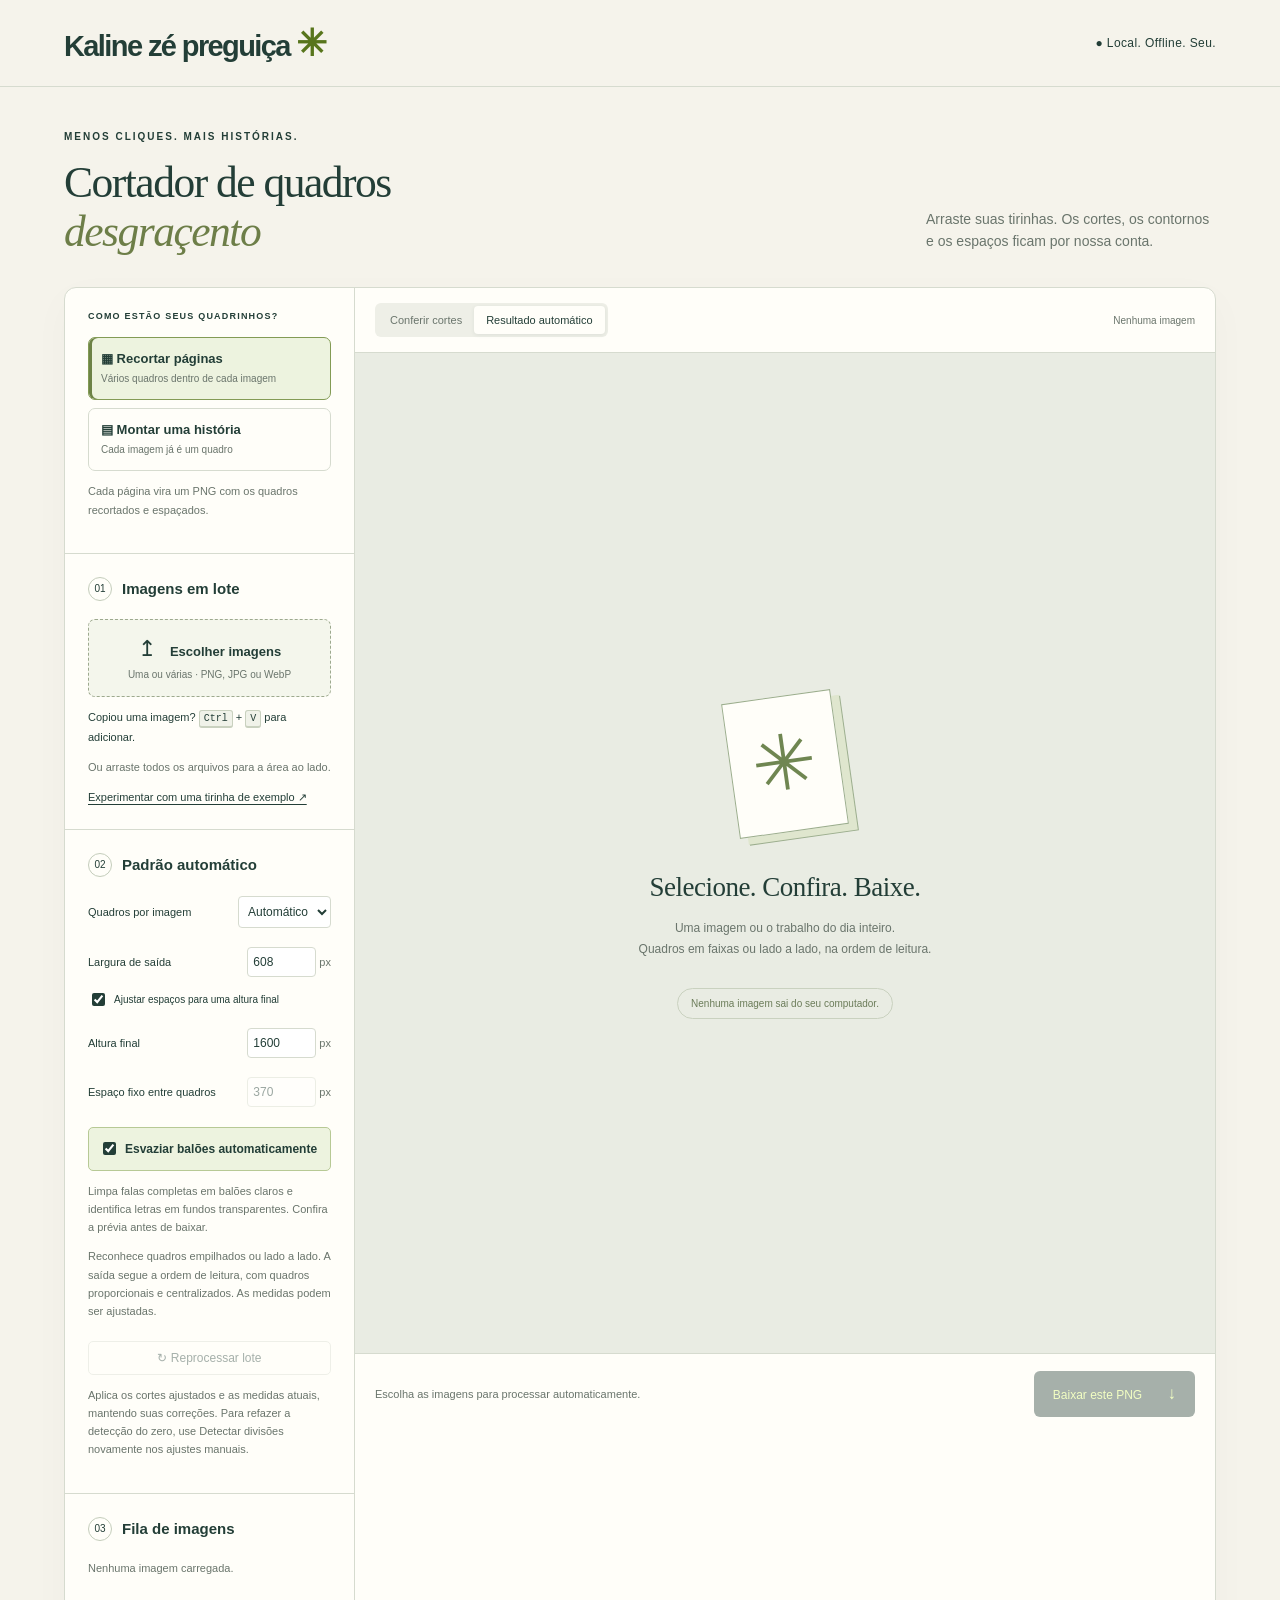
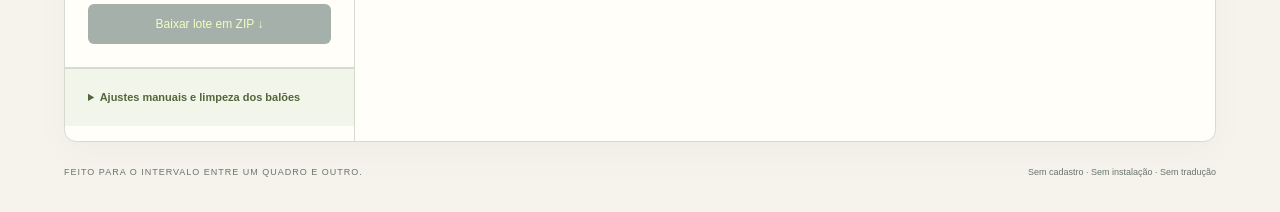
<file: index.html>
<!doctype html>
<html lang="pt-BR">
<head>
  <meta charset="utf-8">
  <meta name="viewport" content="width=device-width, initial-scale=1">
  <title>Entrequadros — tirinhas em lote</title>
  <link rel="stylesheet" href="style.css">
  <script src="automation.js" defer></script>
  <script src="balloon-cleaner.js" defer></script>
  <script src="story.js" defer></script>
  <script src="app.js" defer></script>
</head>
<body>
  <header><a class="brand" href="./index.html">Kaline zé preguiça<span>✳</span></a><span class="local">● Local. Offline. Seu.</span></header>
  <main>
    <section class="intro"><p class="eyebrow">MENOS CLIQUES. MAIS HISTÓRIAS.</p><h1>Cortador de quadros<br><em>desgraçento</em></h1><p>Arraste suas tirinhas. Os cortes, os contornos e os espaços ficam por nossa conta.</p></section>
    <div class="workspace">
      <aside>
        <section class="control-section mode-section" aria-label="Modo de trabalho">
          <p class="eyebrow">COMO ESTÃO SEUS QUADRINHOS?</p>
          <div class="mode-picker">
            <button id="pagesMode" class="mode-card selected" aria-pressed="true"><strong>▦ Recortar páginas</strong><small>Vários quadros dentro de cada imagem</small></button>
            <button id="storyMode" class="mode-card" aria-pressed="false"><strong>▤ Montar uma história</strong><small>Cada imagem já é um quadro</small></button>
          </div>
          <p id="modeHelp" class="hint">Cada página vira um PNG com os quadros recortados e espaçados.</p>
        </section>
        <section class="control-section"><div class="section-title"><span>01</span><h2>Imagens em lote</h2></div>
          <button class="upload" id="openFiles">↥ <span>Escolher imagens</span><small>Uma ou várias · PNG, JPG ou WebP</small></button><input id="file" type="file" accept="image/png,image/jpeg,image/webp" multiple hidden>
          <p class="paste-hint">Copiou uma imagem? <kbd>Ctrl</kbd> + <kbd>V</kbd> para adicionar.</p>
          <p id="fileInfo" class="muted">Ou arraste todos os arquivos para a área ao lado.</p>
          <button id="demo" class="text-button">Experimentar com uma tirinha de exemplo ↗</button>
        </section>
        <section class="control-section"><div class="section-title"><span>02</span><h2>Padrão automático</h2></div>
          <label class="field" for="count">Quadros por imagem <select id="count"><option value="0" selected>Automático</option><option value="2">2 quadros</option><option value="3">3 quadros</option><option value="4">4 quadros</option><option value="5">5 quadros</option><option value="6">6 quadros</option><option value="7">7 quadros</option><option value="8">8 quadros</option><option value="9">9 quadros</option><option value="10">10 quadros</option><option value="11">11 quadros</option><option value="12">12 quadros</option></select></label>
          <label class="field" for="width">Largura de saída <span><input id="width" type="number" min="100" max="12000" value="608"> px</span></label>
          <label class="check"><input id="fitHeight" type="checkbox" checked> Ajustar espaços para uma altura final</label>
          <label class="field" for="height">Altura final <span><input id="height" type="number" min="200" max="32000" value="1600"> px</span></label>
          <label class="field" for="gap">Espaço fixo entre quadros <span><input id="gap" type="number" min="0" max="4000" step="10" value="370" disabled> px</span></label>
          <label class="check cleanup-option"><input id="emptyBalloons" type="checkbox" checked> Esvaziar balões automaticamente</label>
          <p id="cleanupInfo" class="hint" role="status">Limpa falas completas em balões claros e identifica letras em fundos transparentes. Confira a prévia antes de baixar.</p>
          <p id="layoutHelp" class="hint">Reconhece quadros empilhados ou lado a lado. A saída segue a ordem de leitura, com quadros proporcionais e centralizados. As medidas podem ser ajustadas.</p>
          <button id="processAll" class="tool" disabled>↻ Reprocessar lote</button>
          <p id="processHelp" class="hint">Aplica os cortes ajustados e as medidas atuais, mantendo suas correções. Para refazer a detecção do zero, use Detectar divisões novamente nos ajustes manuais.</p>
        </section>
        <section class="control-section"><div class="section-title"><span>03</span><h2 id="queueTitle">Fila de imagens</h2></div><p id="batchInfo" class="hint" role="status">Nenhuma imagem carregada.</p><div id="queue" class="queue"></div><button id="clearStory" class="text-button" hidden>Começar outra história</button><button id="downloadZip" class="primary zip" disabled>Baixar lote em ZIP ↓</button><button id="cancelBatch" class="text-button" hidden>Parar após esta imagem</button></section>
        <details class="advanced"><summary>Ajustes manuais e limpeza dos balões</summary>
        <fieldset id="editing" disabled>
          <section class="control-section">
            <button id="detect" class="tool">✳ Detectar divisões novamente</button>
            <button class="tool active" data-tool="cut">✂ Ajustar divisões</button>
            <p class="hint">Em faixas: clique para acrescentar, arraste para ajustar, Shift + clique cria pontos. Em layouts mistos: arraste a borda de cada quadro. Clique direito para remover.</p>
            <button class="tool" data-tool="panel">▭ Selecionar quadro</button>
            <button class="tool" data-tool="point">＋ Criar ou mover ponto</button>
          </section>
          <section class="control-section"><h2>Ajustar a limpeza</h2>
            <p class="hint">O original continua com texto. Se algum balão não for identificado, escolha a ferramenta abaixo e clique no fundo dele, perto das letras.</p>
            <button class="tool" data-tool="bubble">✳ Limpar um balão com um clique</button>
            <p class="hint">Para retoques, use uma seleção ou o pincel.</p>
            <div class="tool-grid"><button class="tool" data-tool="rectangle">▭ Retângulo</button><button class="tool" data-tool="ellipse">◯ Elipse</button><button class="tool" data-tool="brush">✎ Pincel</button><button class="tool" data-tool="picker">⌾ Conta-gotas</button></div>
            <label class="field" for="color">Cor do preenchimento <input id="color" type="color" value="#ffffff"></label>
            <label class="check"><input id="autoColor" type="checkbox" checked> Captar a cor ao redor da seleção</label>
            <label class="field" for="size">Tamanho do pincel <span><input id="size" type="number" min="2" max="300" value="24"> px</span></label>
            <p class="hint">O preenchimento é de cor lisa. Degradês podem precisar de retoques.</p>
          </section>
          <section class="control-section actions"><button id="undo" class="secondary" disabled>↶ Desfazer</button><button id="reset" class="text-button">Restaurar original</button></section>
        </fieldset></details>
      </aside>
      <section class="editor-area">
        <div class="editor-top"><div class="tabs" role="group" aria-label="Visualização"><button id="editTab" aria-pressed="false">Conferir cortes</button><button id="previewTab" class="selected" aria-pressed="true">Resultado automático</button></div><span id="panelCount">Nenhuma imagem</span></div>
        <div id="stage" class="stage">
          <div id="empty"><div class="paper-stack"><span>✳</span></div><h2>Selecione. Confira. Baixe.</h2><p>Uma imagem ou o trabalho do dia inteiro.<br>Quadros em faixas ou lado a lado, na ordem de leitura.</p><span class="privacy">Nenhuma imagem sai do seu computador.</span></div>
          <canvas id="canvas" hidden aria-label="Prévia da tirinha. Use Conferir cortes para ajustar as divisões."></canvas>
        </div>
        <div class="editor-bottom"><p id="status" role="status" aria-live="polite">Escolha as imagens para processar automaticamente.</p><button id="export" class="primary" disabled>Baixar este PNG <span>↓</span></button></div>
      </section>
    </div>
    <footer>FEITO PARA O INTERVALO ENTRE UM QUADRO E OUTRO.<span>Sem cadastro · Sem instalação · Sem tradução</span></footer>
  </main>
</body>
</html>
</file>
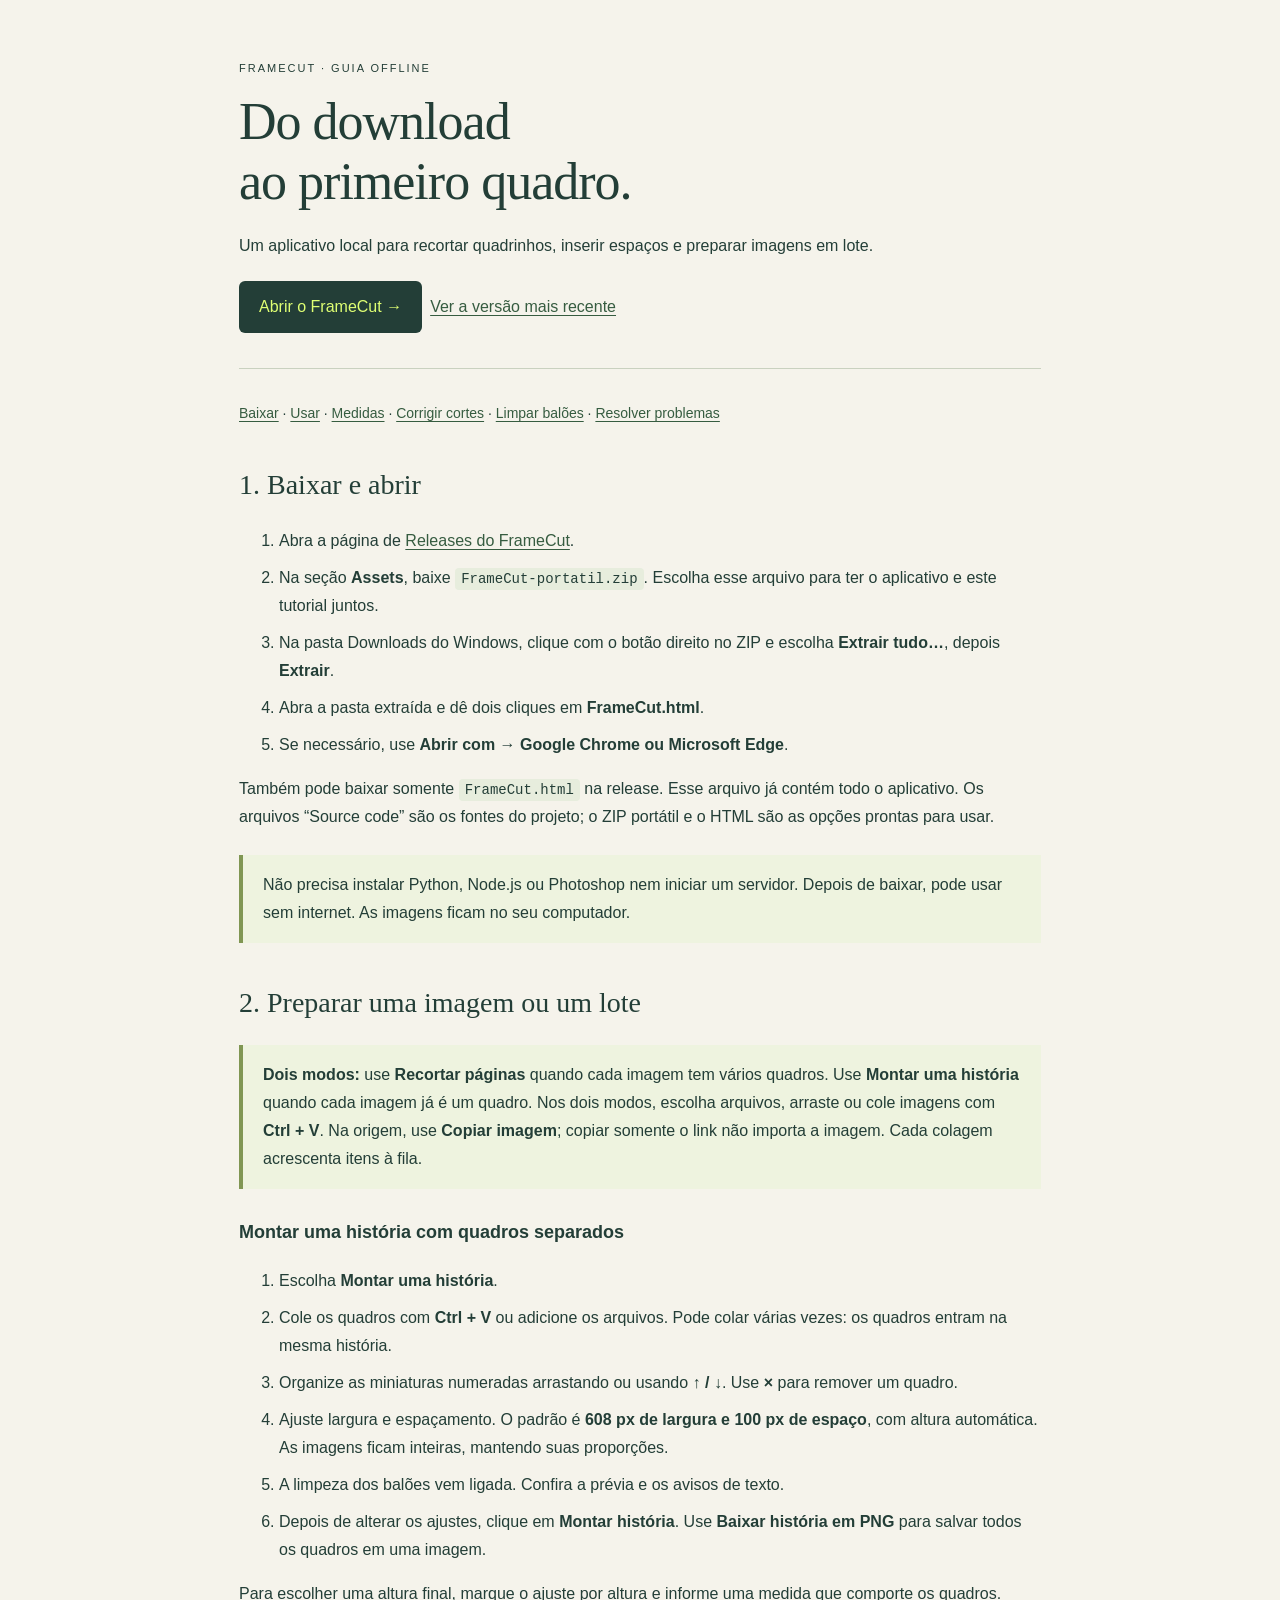
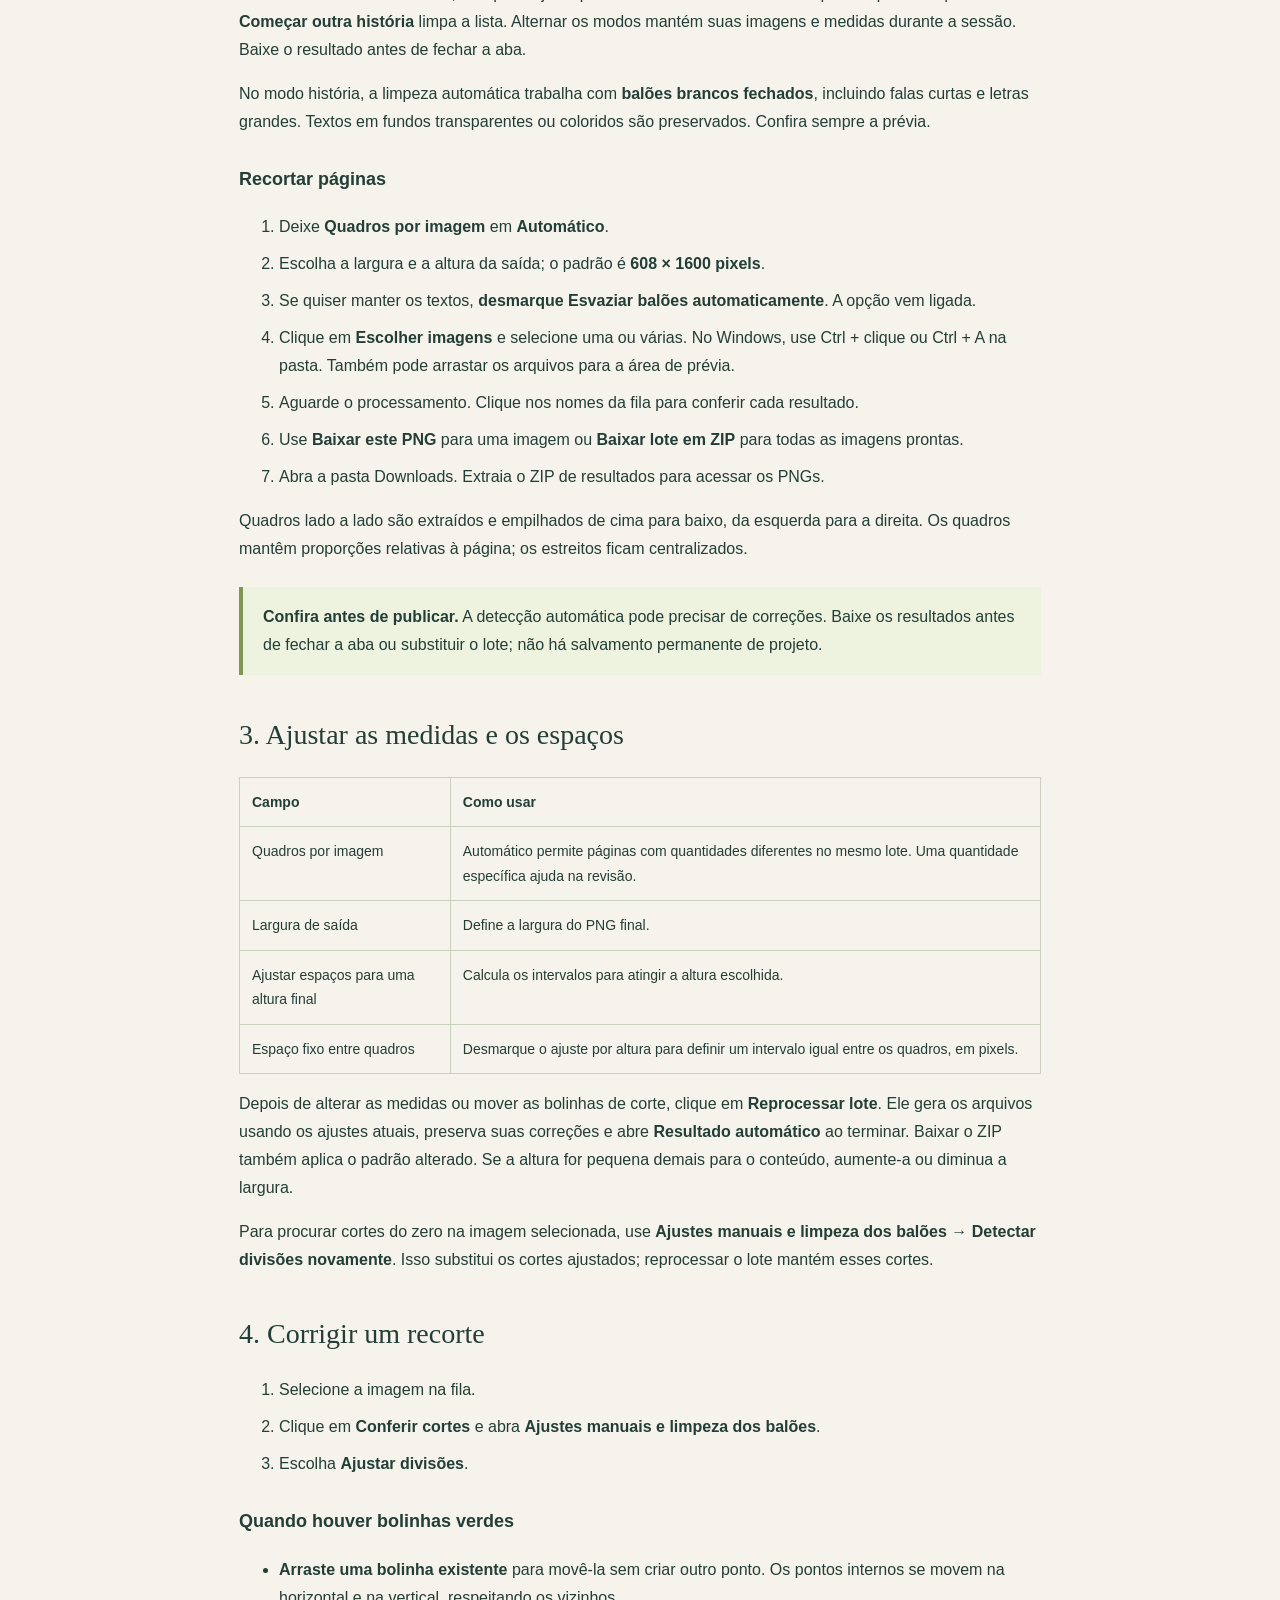
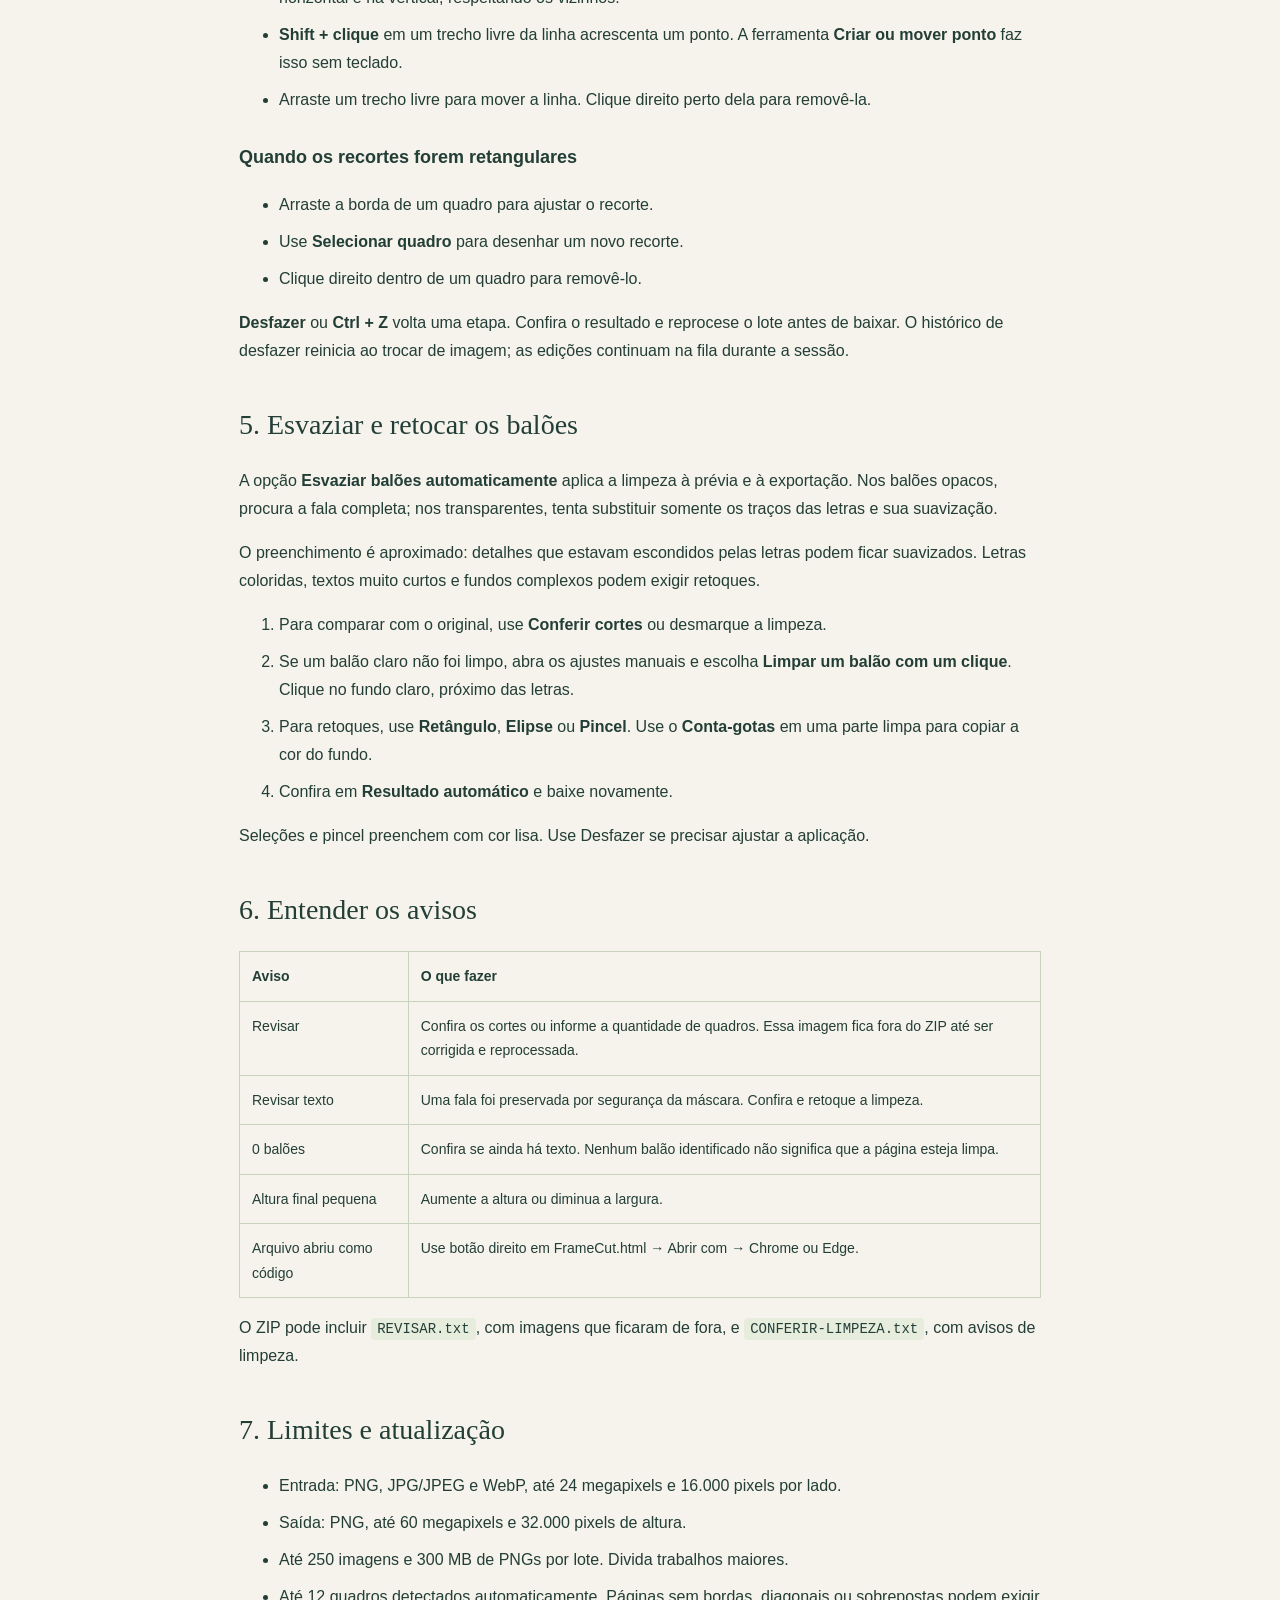
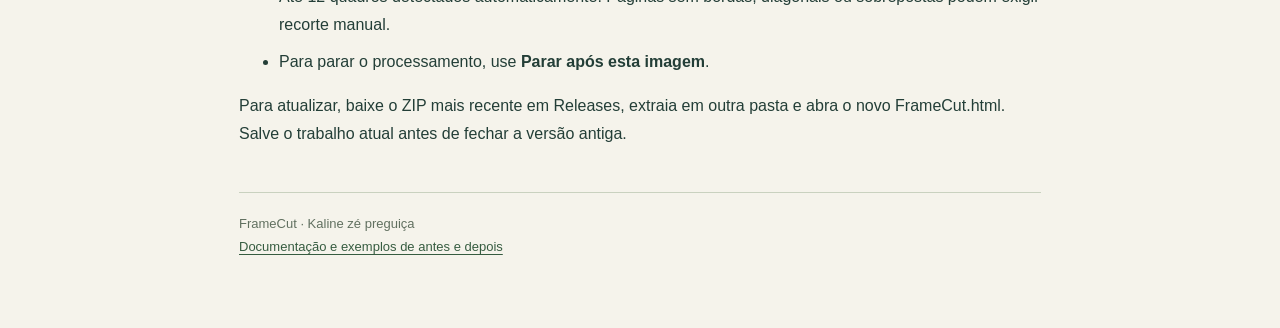
<file: docs/COMO-USAR.html>
<!doctype html>
<html lang="pt-BR">
<head>
<meta charset="utf-8">
<meta name="viewport" content="width=device-width,initial-scale=1">
<title>FrameCut — do download ao uso</title>
<style>
:root{color-scheme:light}*{box-sizing:border-box}body{margin:0;background:#f5f3eb;color:#233e37;font:16px/1.75 "Trebuchet MS",sans-serif}main{max-width:850px;margin:auto;padding:48px 24px 70px}header{border-bottom:1px solid #c9d1bf;padding-bottom:30px;margin-bottom:32px}.eyebrow{font-size:11px;letter-spacing:2px}h1{font:normal clamp(32px,6vw,52px)/1.15 Georgia,serif;letter-spacing:-1px;margin:14px 0 20px}h2{font:normal 28px/1.3 Georgia,serif;margin-top:42px}h3{font-size:18px;margin-top:28px}a{color:#365c40;text-underline-offset:3px}li{margin:9px 0}code{font:14px Consolas,monospace;background:#e7eddd;padding:3px 6px;border-radius:4px}.button{display:inline-block;padding:12px 20px;border-radius:6px;background:#233e37;color:#dfff73;text-decoration:none;margin:5px 8px 5px 0}.note{background:#eef3df;border-left:4px solid #809653;padding:16px 20px;margin:24px 0}table{width:100%;border-collapse:collapse;font-size:14px}td,th{padding:12px;border:1px solid #c9d1bf;text-align:left;vertical-align:top}nav{font-size:14px}footer{margin-top:44px;border-top:1px solid #c9d1bf;padding-top:20px;font-size:13px;color:#617060}@media(max-width:520px){main{padding:28px 18px}table{font-size:12px}td,th{padding:8px}}@media print{body{background:white}.button,nav{display:none}main{padding:0}h2{break-after:avoid}}
</style>
</head>
<body><main>
<header><p class="eyebrow">FRAMECUT · GUIA OFFLINE</p><h1>Do download<br>ao primeiro quadro.</h1><p>Um aplicativo local para recortar quadrinhos, inserir espaços e preparar imagens em lote.</p><a class="button" href="FrameCut.html">Abrir o FrameCut →</a><a href="https://github.com/NotOnepiecePlease/FrameCut/releases/latest">Ver a versão mais recente</a></header>
<nav><a href="#baixar">Baixar</a> · <a href="#usar">Usar</a> · <a href="#medidas">Medidas</a> · <a href="#cortes">Corrigir cortes</a> · <a href="#baloes">Limpar balões</a> · <a href="#problemas">Resolver problemas</a></nav>
<h2 id="baixar">1. Baixar e abrir</h2>
<ol><li>Abra a página de <a href="https://github.com/NotOnepiecePlease/FrameCut/releases/latest">Releases do FrameCut</a>.</li><li>Na seção <strong>Assets</strong>, baixe <code>FrameCut-portatil.zip</code>. Escolha esse arquivo para ter o aplicativo e este tutorial juntos.</li><li>Na pasta Downloads do Windows, clique com o botão direito no ZIP e escolha <strong>Extrair tudo…</strong>, depois <strong>Extrair</strong>.</li><li>Abra a pasta extraída e dê dois cliques em <strong>FrameCut.html</strong>.</li><li>Se necessário, use <strong>Abrir com → Google Chrome ou Microsoft Edge</strong>.</li></ol>
<p>Também pode baixar somente <code>FrameCut.html</code> na release. Esse arquivo já contém todo o aplicativo. Os arquivos “Source code” são os fontes do projeto; o ZIP portátil e o HTML são as opções prontas para usar.</p>
<div class="note">Não precisa instalar Python, Node.js ou Photoshop nem iniciar um servidor. Depois de baixar, pode usar sem internet. As imagens ficam no seu computador.</div>
<h2 id="usar">2. Preparar uma imagem ou um lote</h2>
<div class="note"><strong>Dois modos:</strong> use <strong>Recortar páginas</strong> quando cada imagem tem vários quadros. Use <strong>Montar uma história</strong> quando cada imagem já é um quadro. Nos dois modos, escolha arquivos, arraste ou cole imagens com <strong>Ctrl + V</strong>. Na origem, use <strong>Copiar imagem</strong>; copiar somente o link não importa a imagem. Cada colagem acrescenta itens à fila.</div>
<h3>Montar uma história com quadros separados</h3>
<ol><li>Escolha <strong>Montar uma história</strong>.</li><li>Cole os quadros com <strong>Ctrl + V</strong> ou adicione os arquivos. Pode colar várias vezes: os quadros entram na mesma história.</li><li>Organize as miniaturas numeradas arrastando ou usando <strong>↑ / ↓</strong>. Use <strong>×</strong> para remover um quadro.</li><li>Ajuste largura e espaçamento. O padrão é <strong>608 px de largura e 100 px de espaço</strong>, com altura automática. As imagens ficam inteiras, mantendo suas proporções.</li><li>A limpeza dos balões vem ligada. Confira a prévia e os avisos de texto.</li><li>Depois de alterar os ajustes, clique em <strong>Montar história</strong>. Use <strong>Baixar história em PNG</strong> para salvar todos os quadros em uma imagem.</li></ol>
<p>Para escolher uma altura final, marque o ajuste por altura e informe uma medida que comporte os quadros. <strong>Começar outra história</strong> limpa a lista. Alternar os modos mantém suas imagens e medidas durante a sessão. Baixe o resultado antes de fechar a aba.</p>
<p>No modo história, a limpeza automática trabalha com <strong>balões brancos fechados</strong>, incluindo falas curtas e letras grandes. Textos em fundos transparentes ou coloridos são preservados. Confira sempre a prévia.</p>
<h3>Recortar páginas</h3>
<ol><li>Deixe <strong>Quadros por imagem</strong> em <strong>Automático</strong>.</li><li>Escolha a largura e a altura da saída; o padrão é <strong>608 × 1600 pixels</strong>.</li><li>Se quiser manter os textos, <strong>desmarque Esvaziar balões automaticamente</strong>. A opção vem ligada.</li><li>Clique em <strong>Escolher imagens</strong> e selecione uma ou várias. No Windows, use Ctrl + clique ou Ctrl + A na pasta. Também pode arrastar os arquivos para a área de prévia.</li><li>Aguarde o processamento. Clique nos nomes da fila para conferir cada resultado.</li><li>Use <strong>Baixar este PNG</strong> para uma imagem ou <strong>Baixar lote em ZIP</strong> para todas as imagens prontas.</li><li>Abra a pasta Downloads. Extraia o ZIP de resultados para acessar os PNGs.</li></ol>
<p>Quadros lado a lado são extraídos e empilhados de cima para baixo, da esquerda para a direita. Os quadros mantêm proporções relativas à página; os estreitos ficam centralizados.</p>
<div class="note"><strong>Confira antes de publicar.</strong> A detecção automática pode precisar de correções. Baixe os resultados antes de fechar a aba ou substituir o lote; não há salvamento permanente de projeto.</div>
<h2 id="medidas">3. Ajustar as medidas e os espaços</h2>
<table><thead><tr><th>Campo</th><th>Como usar</th></tr></thead><tbody><tr><td>Quadros por imagem</td><td>Automático permite páginas com quantidades diferentes no mesmo lote. Uma quantidade específica ajuda na revisão.</td></tr><tr><td>Largura de saída</td><td>Define a largura do PNG final.</td></tr><tr><td>Ajustar espaços para uma altura final</td><td>Calcula os intervalos para atingir a altura escolhida.</td></tr><tr><td>Espaço fixo entre quadros</td><td>Desmarque o ajuste por altura para definir um intervalo igual entre os quadros, em pixels.</td></tr></tbody></table>
<p>Depois de alterar as medidas ou mover as bolinhas de corte, clique em <strong>Reprocessar lote</strong>. Ele gera os arquivos usando os ajustes atuais, preserva suas correções e abre <strong>Resultado automático</strong> ao terminar. Baixar o ZIP também aplica o padrão alterado. Se a altura for pequena demais para o conteúdo, aumente-a ou diminua a largura.</p>
<p>Para procurar cortes do zero na imagem selecionada, use <strong>Ajustes manuais e limpeza dos balões → Detectar divisões novamente</strong>. Isso substitui os cortes ajustados; reprocessar o lote mantém esses cortes.</p>
<h2 id="cortes">4. Corrigir um recorte</h2>
<ol><li>Selecione a imagem na fila.</li><li>Clique em <strong>Conferir cortes</strong> e abra <strong>Ajustes manuais e limpeza dos balões</strong>.</li><li>Escolha <strong>Ajustar divisões</strong>.</li></ol>
<h3>Quando houver bolinhas verdes</h3><ul><li><strong>Arraste uma bolinha existente</strong> para movê-la sem criar outro ponto. Os pontos internos se movem na horizontal e na vertical, respeitando os vizinhos.</li><li><strong>Shift + clique</strong> em um trecho livre da linha acrescenta um ponto. A ferramenta <strong>Criar ou mover ponto</strong> faz isso sem teclado.</li><li>Arraste um trecho livre para mover a linha. Clique direito perto dela para removê-la.</li></ul>
<h3>Quando os recortes forem retangulares</h3><ul><li>Arraste a borda de um quadro para ajustar o recorte.</li><li>Use <strong>Selecionar quadro</strong> para desenhar um novo recorte.</li><li>Clique direito dentro de um quadro para removê-lo.</li></ul>
<p><strong>Desfazer</strong> ou <strong>Ctrl + Z</strong> volta uma etapa. Confira o resultado e reprocese o lote antes de baixar. O histórico de desfazer reinicia ao trocar de imagem; as edições continuam na fila durante a sessão.</p>
<h2 id="baloes">5. Esvaziar e retocar os balões</h2>
<p>A opção <strong>Esvaziar balões automaticamente</strong> aplica a limpeza à prévia e à exportação. Nos balões opacos, procura a fala completa; nos transparentes, tenta substituir somente os traços das letras e sua suavização.</p>
<p>O preenchimento é aproximado: detalhes que estavam escondidos pelas letras podem ficar suavizados. Letras coloridas, textos muito curtos e fundos complexos podem exigir retoques.</p>
<ol><li>Para comparar com o original, use <strong>Conferir cortes</strong> ou desmarque a limpeza.</li><li>Se um balão claro não foi limpo, abra os ajustes manuais e escolha <strong>Limpar um balão com um clique</strong>. Clique no fundo claro, próximo das letras.</li><li>Para retoques, use <strong>Retângulo</strong>, <strong>Elipse</strong> ou <strong>Pincel</strong>. Use o <strong>Conta-gotas</strong> em uma parte limpa para copiar a cor do fundo.</li><li>Confira em <strong>Resultado automático</strong> e baixe novamente.</li></ol>
<p>Seleções e pincel preenchem com cor lisa. Use Desfazer se precisar ajustar a aplicação.</p>
<h2 id="problemas">6. Entender os avisos</h2>
<table><thead><tr><th>Aviso</th><th>O que fazer</th></tr></thead><tbody><tr><td>Revisar</td><td>Confira os cortes ou informe a quantidade de quadros. Essa imagem fica fora do ZIP até ser corrigida e reprocessada.</td></tr><tr><td>Revisar texto</td><td>Uma fala foi preservada por segurança da máscara. Confira e retoque a limpeza.</td></tr><tr><td>0 balões</td><td>Confira se ainda há texto. Nenhum balão identificado não significa que a página esteja limpa.</td></tr><tr><td>Altura final pequena</td><td>Aumente a altura ou diminua a largura.</td></tr><tr><td>Arquivo abriu como código</td><td>Use botão direito em FrameCut.html → Abrir com → Chrome ou Edge.</td></tr></tbody></table>
<p>O ZIP pode incluir <code>REVISAR.txt</code>, com imagens que ficaram de fora, e <code>CONFERIR-LIMPEZA.txt</code>, com avisos de limpeza.</p>
<h2>7. Limites e atualização</h2>
<ul><li>Entrada: PNG, JPG/JPEG e WebP, até 24 megapixels e 16.000 pixels por lado.</li><li>Saída: PNG, até 60 megapixels e 32.000 pixels de altura.</li><li>Até 250 imagens e 300 MB de PNGs por lote. Divida trabalhos maiores.</li><li>Até 12 quadros detectados automaticamente. Páginas sem bordas, diagonais ou sobrepostas podem exigir recorte manual.</li><li>Para parar o processamento, use <strong>Parar após esta imagem</strong>.</li></ul>
<p>Para atualizar, baixe o ZIP mais recente em Releases, extraia em outra pasta e abra o novo FrameCut.html. Salve o trabalho atual antes de fechar a versão antiga.</p>
<footer>FrameCut · Kaline zé preguiça<br><a href="https://github.com/NotOnepiecePlease/FrameCut#readme">Documentação e exemplos de antes e depois</a></footer>
</main></body></html>
</file>
<file: style.css>
:root{--paper:#f5f3eb;--ink:#233e37;--muted:#6a756c;--line:#d6dbcf;--accent:#dfff73;--white:#fffef9}*{box-sizing:border-box}body{margin:0;background:var(--paper);color:var(--ink);font-family:"Trebuchet MS",sans-serif}button,input,summary{font:inherit}button,label.upload,summary{cursor:pointer}button{transition:background .15s,transform .15s}button:focus-visible,input:focus-visible,label.upload:focus-within,summary:focus-visible{outline:3px solid #628b16;outline-offset:3px}button:disabled{opacity:.4;cursor:not-allowed}header{height:87px;border-bottom:1px solid var(--line);display:flex;align-items:center;justify-content:space-between;padding:0 5vw}.brand{font-size:29px;font-weight:bold;letter-spacing:-1.6px;text-decoration:none;color:var(--ink)}.brand span{color:#58751c;font-size:37px;margin-left:6px}.local{font-size:12px;letter-spacing:.4px}main{max-width:1550px;margin:auto;padding:44px 5vw 0}.eyebrow{font-size:10px;font-weight:bold;letter-spacing:2px;margin:0 0 16px}.intro{padding-bottom:32px;position:relative}.intro h1{font-family:Georgia,serif;font-size:clamp(32px,3.4vw,52px);font-weight:normal;letter-spacing:-1.5px;line-height:1.12;margin:0}.intro h1 em{font-weight:normal;color:#6d7e48}.intro>p:last-child{font-size:14px;line-height:1.6;color:var(--muted);max-width:400px;margin:17px 0 0}.workspace{display:grid;grid-template-columns:290px minmax(0,1fr);border:1px solid var(--line);border-radius:12px;overflow:hidden;background:var(--white);box-shadow:0 12px 40px #233e3707}aside{border-right:1px solid var(--line)}.control-section{padding:23px;border-bottom:1px solid var(--line)}.section-title{display:flex;gap:10px;align-items:center;margin-bottom:18px}.section-title>span{font-size:10px;border:1px solid #c4cdbb;border-radius:50%;width:24px;height:24px;display:grid;place-items:center}h2{font-size:15px;margin:0}.upload{display:block;text-align:center;padding:16px;border:1px dashed #9da98e;border-radius:7px;font-size:22px;background:#f4f6ec}.upload span{font-size:13px;font-weight:bold;margin-left:8px}.upload small{display:block;font-size:10px;color:var(--muted);margin-top:7px}.muted,.hint{font-size:11px;color:var(--muted);line-height:1.65}.muted{overflow-wrap:anywhere}.text-button{padding:0;border:0;background:none;color:var(--ink);font-size:11px;line-height:1.5;text-align:left;text-decoration:underline;text-underline-offset:3px}fieldset{border:0;padding:0;margin:0;min-width:0}fieldset:disabled{opacity:.5}.tool{background:transparent;border:1px solid var(--line);border-radius:5px;padding:9px 8px;color:var(--ink);font-size:12px;width:100%;text-align:left}.tool.active{background:#eaf1d9;border-color:#96a777}.tool-grid{display:grid;grid-template-columns:1fr 1fr;gap:7px}.field{display:flex;justify-content:space-between;align-items:center;font-size:11px;gap:8px;margin-top:19px}.field span{white-space:nowrap;color:var(--muted)}input[type=number]{width:69px;border:1px solid var(--line);border-radius:4px;padding:7px 5px;background:white;color:var(--ink);font-size:12px}input[type=color]{padding:2px;border:1px solid var(--line);border-radius:4px;width:43px;height:30px;background:white}.check{display:flex;align-items:center;gap:6px;font-size:10px;margin-top:13px}.check input{accent-color:var(--ink)}summary{font-size:11px;color:#52663b;line-height:1.6}details{margin-bottom:15px}.actions{display:flex;align-items:center;justify-content:space-between;border-bottom:0}.secondary{background:white;border:1px solid var(--line);border-radius:5px;padding:8px 12px;color:var(--ink);font-size:12px}.editor-area{min-width:0;display:flex;flex-direction:column}.editor-top{padding:15px 20px;display:flex;justify-content:space-between;align-items:center;gap:10px;border-bottom:1px solid var(--line)}.tabs{display:flex;background:#eeefe7;border-radius:6px;padding:3px}.tabs button{border:0;background:none;color:var(--muted);padding:8px 12px;font-size:11px;border-radius:4px}.tabs button.selected{background:var(--white);box-shadow:0 1px 4px #233e3715;color:var(--ink)}#panelCount{font-size:10px;color:var(--muted)}.stage{flex:1;min-height:570px;padding:30px;overflow:auto;max-height:1000px;background-color:#e9ece3;background-image:radial-gradient(#bac2b1 0.65px,transparent .65px);background-size:12px 12px;display:flex;align-items:flex-start;justify-content:center;position:relative}.stage.dragover{outline:3px dashed #628b16;outline-offset:-7px}#empty{align-self:center;text-align:center;padding:80px 0;max-width:100%}.paper-stack{width:110px;height:136px;background:#fffef9;border:1px solid #9cae8e;transform:rotate(-8deg);margin:0 auto 40px;box-shadow:8px 7px 0 #dfe6ce,9px 8px 0 #9cae8e;display:grid;place-items:center}.paper-stack span{font-family:Georgia,serif;font-size:77px;color:#6f8651}#empty h2{font-family:Georgia,serif;font-weight:normal;font-size:27px;letter-spacing:-.5px}#empty p{font-size:12px;line-height:1.8;color:var(--muted);margin:15px 0 32px}.privacy{font-size:10px;color:#6b7c59;border:1px solid #c9d1bf;border-radius:30px;padding:9px 13px}canvas{max-width:100%;height:auto;background:white;box-shadow:0 4px 20px #233e3720;touch-action:none;cursor:crosshair;flex-shrink:0}canvas[hidden]{display:none}.editor-bottom{display:flex;align-items:center;justify-content:space-between;padding:17px 20px;gap:15px;border-top:1px solid var(--line)}#status{font-size:11px;color:var(--muted);line-height:1.5;margin:0;max-width:480px}.primary{background:var(--ink);color:var(--accent);border:0;border-radius:6px;padding:13px 19px;font-size:12px;white-space:nowrap}.primary span{margin-left:22px;font-size:17px}.primary:hover:enabled{background:#35584d}footer{display:flex;justify-content:space-between;gap:20px;color:var(--muted);font-size:9px;letter-spacing:1px;padding:25px 0 35px}footer span{letter-spacing:0}@media(min-width:1100px){.intro>p:last-child{position:absolute;right:0;bottom:35px;max-width:290px}}@media(max-width:760px){header{padding:0 20px;height:70px}.brand{font-size:25px}.local{font-size:10px}main{padding:28px 14px 0}.workspace{grid-template-columns:1fr}aside{border-right:0}.control-section{padding:18px}.editor-area{border-top:1px solid var(--line)}.stage{min-height:400px;padding:15px;max-height:none}.editor-top{padding:12px;flex-wrap:wrap}.editor-bottom{padding:14px;align-items:flex-start}footer{flex-direction:column;gap:10px}.intro{padding:0 5px 25px}.hint{font-size:12px}.tool{padding:12px}#empty{padding:50px 0}.field{font-size:12px}}@media(prefers-reduced-motion:reduce){*{transition:none!important}}
/* Batch interface additions. */
.upload{width:100%;color:var(--ink);font-family:inherit}.advanced>summary{padding:20px 23px;background:#f2f5e9;border-top:1px solid var(--line);font-weight:bold}.advanced[open]>summary{border-bottom:1px solid var(--line)}.advanced .tool+.tool{margin-top:8px}.queue{display:grid;gap:5px;max-height:260px;overflow:auto;margin:10px 0 16px}.queue-item{display:flex;align-items:center;justify-content:space-between;gap:8px;width:100%;border:1px solid var(--line);border-radius:5px;background:white;padding:10px;text-align:left;color:var(--ink)}.queue-item.current{background:#eff5df;border-color:#97ab76}.queue-item span{font-size:11px;overflow:hidden;text-overflow:ellipsis;white-space:nowrap}.queue-item small{font-size:9px;white-space:nowrap;color:#657a40}.zip{width:100%;text-align:center}.zip+.text-button{margin-top:12px}#processAll{margin-top:10px;text-align:center}.editor-area{align-self:stretch}.stage{min-height:650px;max-height:1000px}.check{line-height:1.5}input:disabled{opacity:.45}@media(max-width:760px){.stage{min-height:420px}.queue{max-height:180px}.advanced>summary{padding:18px}}
.cleanup-option{margin-top:20px;font-weight:bold;font-size:12px;align-items:flex-start;padding:12px 10px;background:#edf3df;border:1px solid #b7c995;border-radius:5px}.cleanup-option input{margin-top:2px;flex-shrink:0}.queue-item small{max-width:115px;white-space:normal;text-align:right;line-height:1.4}
select{max-width:125px;border:1px solid var(--line);border-radius:4px;padding:7px 5px;background:white;color:var(--ink);font-size:12px}
/* Page cutting and independent-panel story assembly. */
[hidden]{display:none!important}.mode-section .eyebrow{font-size:9px;letter-spacing:1.2px}.mode-picker{display:grid;gap:8px}.mode-card{display:block;width:100%;padding:13px 12px;text-align:left;border:1px solid var(--line);border-radius:7px;background:var(--white);color:var(--ink)}.mode-card strong{display:block;font-size:13px}.mode-card small{display:block;font-size:10px;line-height:1.5;margin-top:5px;color:var(--muted)}.mode-card.selected{background:#edf3df;border-color:#839b55;box-shadow:inset 3px 0 #6d8346}.paste-hint{font-size:11px;line-height:1.8;color:var(--ink)}kbd{font:10px Consolas,monospace;background:#f0f2e9;border:1px solid #c9d1bf;border-bottom-width:2px;border-radius:3px;padding:2px 4px}.story-queue{max-height:420px}.story-item{display:grid;grid-template-columns:42px minmax(0,1fr);gap:6px 10px;align-items:center;padding:9px;border:1px solid var(--line);border-radius:6px;background:#f6f8f0;cursor:grab}.story-item:active{cursor:grabbing}.story-item img{width:42px;height:48px;object-fit:contain;grid-row:span 2;background:white;border-radius:3px}.story-item>span{font-size:11px;overflow:hidden;text-overflow:ellipsis;white-space:nowrap}.story-actions{display:flex;gap:6px}.story-actions button{border:1px solid #c9d1bf;background:var(--white);color:var(--ink);border-radius:4px;min-width:32px;min-height:28px}.story-actions button:last-child{margin-left:auto}.story-actions button:hover:enabled{background:var(--accent)}#clearStory{margin-bottom:12px}@media(max-width:760px){.mode-picker{grid-template-columns:1fr 1fr}.story-actions button{min-height:36px;min-width:38px}.story-queue{max-height:300px}}
</file>
